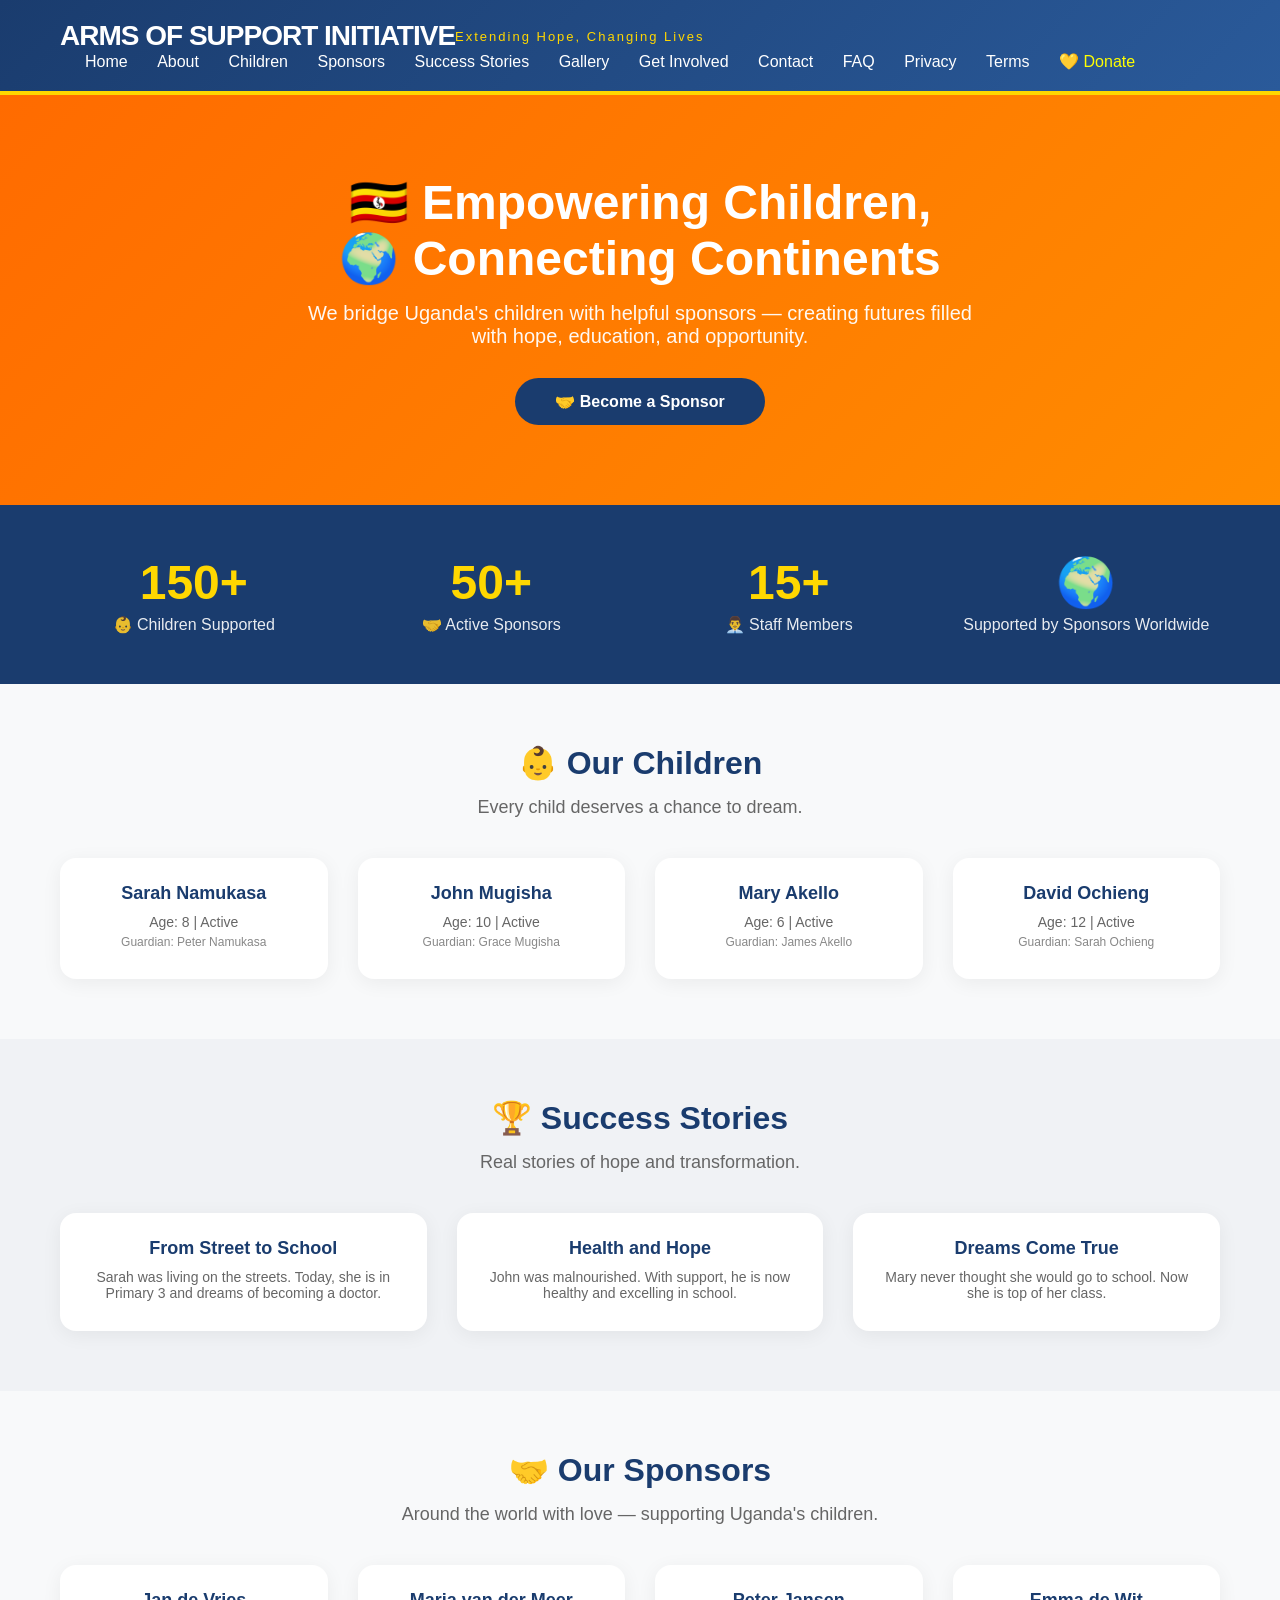
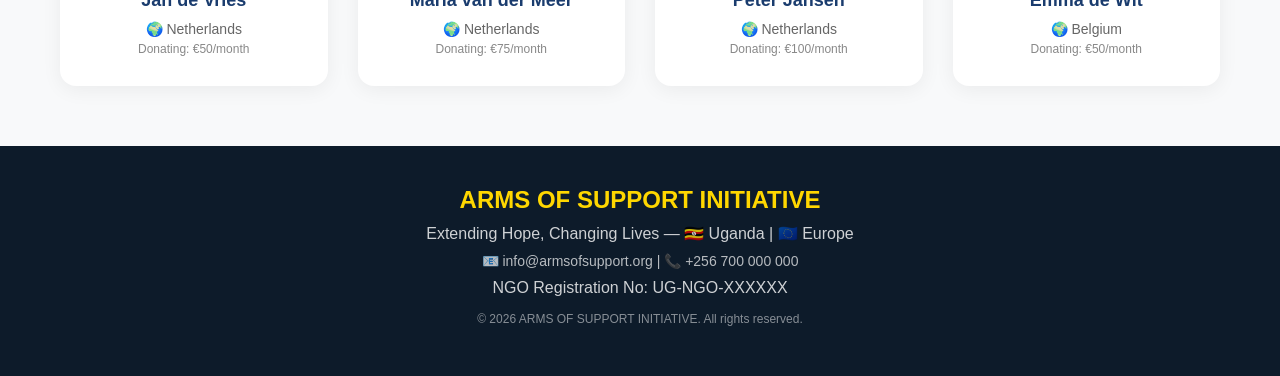
<file: index.html>
<!DOCTYPE html>
<html lang="en">
<head>
    <meta charset="UTF-8">
    <meta name="viewport" content="width=device-width, initial-scale=1.0">
    <meta name="description" content="Arms Of Support Initiative empowers vulnerable children in Uganda through education, health, and community support. Sponsor a child today.">
    <meta name="keywords" content="Uganda charity, sponsor a child, children education, NGO Uganda, Arms of Support Initiative">
    <meta name="author" content="Arms Of Support Initiative">
    <meta name="theme-color" content="#1a3c6e">



    <meta property="og:title" content="Arms Of Support Initiative - Extending Hope, Changing Lives">
    <meta property="og:description" content="Empowering vulnerable children in Uganda through education, health, and community support.">
    <meta property="og:image" content="images/logo.png">
    <meta property="og:type" content="website">
    <meta property="og:url" content="https://www.armsofsupport.org/">

    
    <meta name="twitter:card" content="summary_large_image">
    <meta name="twitter:title" content="Arms Of Support Initiative">
    <meta name="twitter:description" content="Empowering vulnerable children in Uganda through education, health, and community support.">
    <meta name="twitter:image" content="images/logo.png">

   
    <link rel="icon" href="images/favicon.ico" type="image/x-icon">

    <title>Arms Of Support Initiative - Extending Hope, Changing Lives</title>
    <link rel="stylesheet" href="css/style.css">
</head>
<body>


<header>
    <div class="container">
        <div class="logo">
            <h1>ARMS OF SUPPORT INITIATIVE</h1>
            <span>Extending Hope, Changing Lives</span>
        </div>
        <nav aria-label="Main navigation">
            <a href="index.html">Home</a>
            <a href="about.html">About</a>
            <a href="children.html">Children</a>
            <a href="sponsors.html">Sponsors</a>
            <a href="success-stories.html">Success Stories</a>
            <a href="gallery.html">Gallery</a>
            <a href="get-involved.html">Get Involved</a>
            <a href="contact.html">Contact</a>
            <a href="faq.html">FAQ</a>
            <a href="privacy.html">Privacy</a>
            <a href="terms.html">Terms</a>
            <a href="donate.html" style="color:yellow;">💛 Donate</a>
        </nav>
    </div>
</header>

<main>
<section class="hero">
    <div class="container">
        <h2>🇺🇬 Empowering Children,<br>🌍 Connecting Continents</h2>
        <p>We bridge Uganda's children with helpful sponsors — creating futures filled with hope, education, and opportunity.</p>
        <a href="#sponsors" class="btn">🤝 Become a Sponsor</a>
    </div>
</section>
</main>


<main>
<section class="stats">
    <div class="container">
        <div class="stat">
            <div class="number">150+</div>
            <div class="label">👶 Children Supported</div>
        </div>
        <div class="stat">
            <div class="number">50+</div>
            <div class="label">🤝 Active Sponsors</div>
        </div>
        <div class="stat">
            <div class="number">15+</div>
            <div class="label">👨‍💼 Staff Members</div>
        </div>
        <div class="stat">
            <div class="number">🌍</div>
            <div class="label">Supported by Sponsors Worldwide</div>
        </div>
    </div>
</section>
</main>

<main>
<section class="section" id="children">
    <div class="container">
        <h2>👶 Our Children</h2>
        <p class="subtitle">Every child deserves a chance to dream.</p>
        <div class="grid">
            <div class="card">
                <h3>Sarah Namukasa</h3>
                <p>Age: 8 | Active</p>
                <p class="small">Guardian: Peter Namukasa</p>
            </div>
            <div class="card">
                <h3>John Mugisha</h3>
                <p>Age: 10 | Active</p>
                <p class="small">Guardian: Grace Mugisha</p>
            </div>
            <div class="card">
                <h3>Mary Akello</h3>
                <p>Age: 6 | Active</p>
                <p class="small">Guardian: James Akello</p>
            </div>
            <div class="card">
                <h3>David Ochieng</h3>
                <p>Age: 12 | Active</p>
                <p class="small">Guardian: Sarah Ochieng</p>
            </div>
        </div>
    </div>
</section>
</main>

<main>
<section class="section alt-bg">
    <div class="container">
        <h2>🏆 Success Stories</h2>
        <p class="subtitle">Real stories of hope and transformation.</p>
        <div class="grid">
            <div class="card">
                <h3>From Street to School</h3>
                <p>Sarah was living on the streets. Today, she is in Primary 3 and dreams of becoming a doctor.</p>
            </div>
            <div class="card">
                <h3>Health and Hope</h3>
                <p>John was malnourished. With support, he is now healthy and excelling in school.</p>
            </div>
            <div class="card">
                <h3>Dreams Come True</h3>
                <p>Mary never thought she would go to school. Now she is top of her class.</p>
            </div>
        </div>
    </div>
</section>
</main>

<main>
<section class="section" id="sponsors">
    <div class="container">
        <h2>🤝 Our Sponsors</h2>
        <p class="subtitle">Around the world with love — supporting Uganda's children.</p>
        <div class="grid">
            <div class="card">
                <h3>Jan de Vries</h3>
                <p>🌍 Netherlands</p>
                <p class="small">Donating: €50/month</p>
            </div>
            <div class="card">
                <h3>Maria van der Meer</h3>
                <p>🌍 Netherlands</p>
                <p class="small">Donating: €75/month</p>
            </div>
            <div class="card">
                <h3>Peter Jansen</h3>
                <p>🌍 Netherlands</p>
                <p class="small">Donating: €100/month</p>
            </div>
            <div class="card">
                <h3>Emma de Wit</h3>
                <p>🌍 Belgium</p>
                <p class="small">Donating: €50/month</p>
            </div>
        </div>
    </div>
</section>
</main>


<footer>
    <div class="container">
        <h3>ARMS OF SUPPORT INITIATIVE</h3>
        <p>Extending Hope, Changing Lives — 🇺🇬 Uganda | 🇪🇺 Europe</p>
        <p class="contact-info">📧 info@armsofsupport.org | 📞 +256 700 000 000</p>
        <p class="small">NGO Registration No: UG-NGO-XXXXXX</p>
        <p class="copyright">© 2026 ARMS OF SUPPORT INITIATIVE. All rights reserved.</p>
    </div>
</footer>

     <script src="js/cms-loader.js"></script>

</body>
</html>
</file>
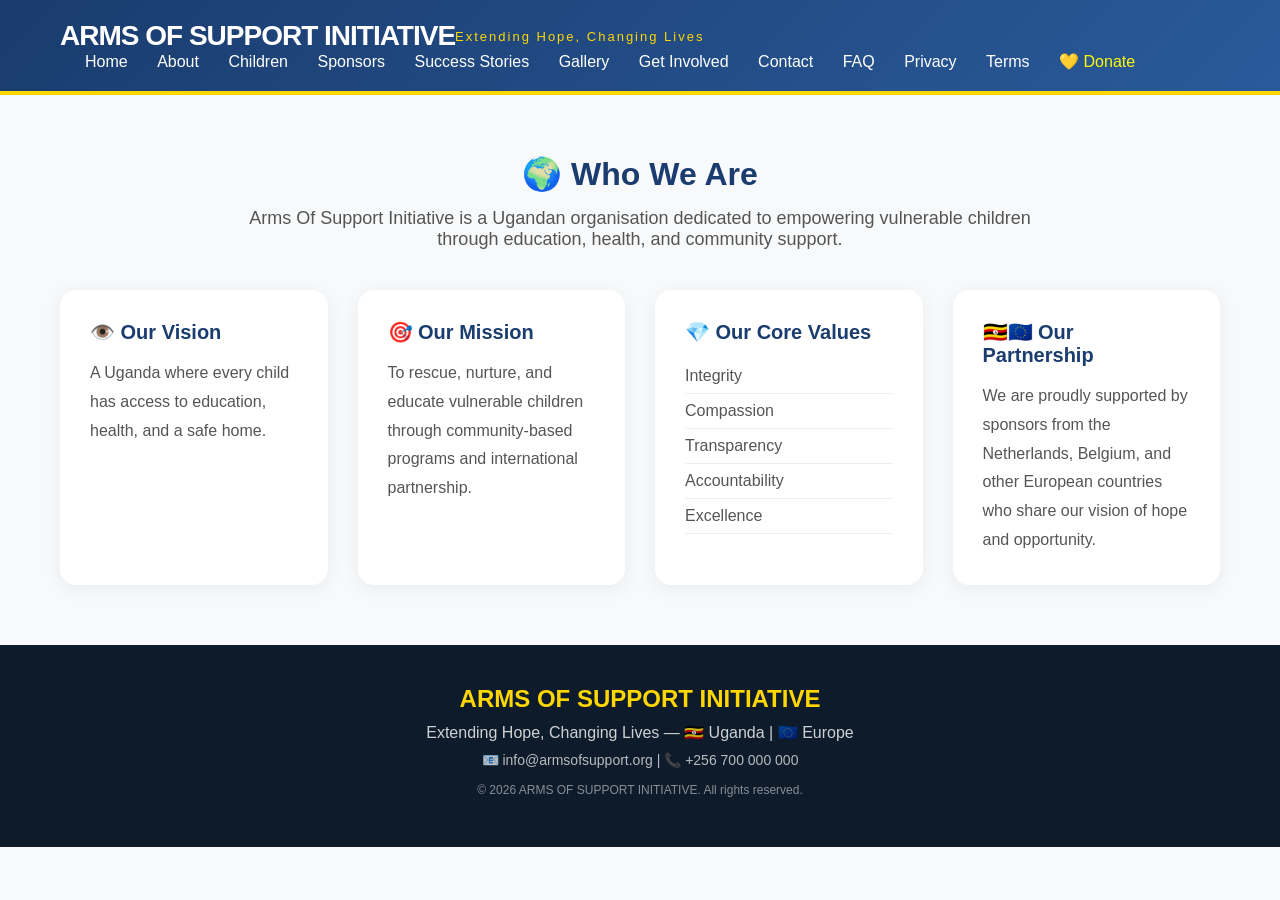
<file: about.html>
<!DOCTYPE html>
<html lang="en">
<head>
    <meta charset="UTF-8">
    <meta name="viewport" content="width=device-width, initial-scale=1.0">
    <meta name="description" content="Arms Of Support Initiative empowers vulnerable children in Uganda through education, health, and community support. Sponsor a child today.">
    <meta name="keywords" content="Uganda charity, sponsor a child, children education, NGO Uganda, Arms of Support Initiative">
    <meta name="author" content="Arms Of Support Initiative">
    <meta name="theme-color" content="#1a3c6e">

    
    <meta property="og:title" content="Arms Of Support Initiative - Extending Hope, Changing Lives">
    <meta property="og:description" content="Empowering vulnerable children in Uganda through education, health, and community support.">
    <meta property="og:image" content="images/logo.png">
    <meta property="og:type" content="website">
    <meta property="og:url" content="https://www.armsofsupport.org/">

    
    <meta name="twitter:card" content="summary_large_image">
    <meta name="twitter:title" content="Arms Of Support Initiative">
    <meta name="twitter:description" content="Empowering vulnerable children in Uganda through education, health, and community support.">
    <meta name="twitter:image" content="images/logo.png">

    
    <link rel="icon" href="images/favicon.ico" type="image/x-icon">

    <title>Arms Of Support Initiative - Extending Hope, Changing Lives</title>
    <link rel="stylesheet" href="css/style.css">
</head>
<body>

<header>
    <div class="container">
        <div class="logo">
            <h1>ARMS OF SUPPORT INITIATIVE</h1>
            <span>Extending Hope, Changing Lives</span>
        </div>
        <nav aria-label="Main navigation">
    <a href="index.html">Home</a>
    <a href="about.html">About</a>
    <a href="children.html">Children</a>
    <a href="sponsors.html">Sponsors</a>
    <a href="success-stories.html">Success Stories</a>
    <a href="gallery.html">Gallery</a>
    <a href="get-involved.html">Get Involved</a>
    <a href="contact.html">Contact</a>
    <a href="faq.html">FAQ</a>
    <a href="privacy.html">Privacy</a>
    <a href="terms.html">Terms</a>
    <a href="donate.html" style="color:yellow;">💛 Donate</a>
</nav>
    </div>
</header>
<main>
<section class="section">
    <div class="container">
        <h2>🌍 Who We Are</h2>
        <p style="max-width:800px; margin:0 auto 40px; text-align:center; font-size:18px; color:#555;">
            Arms Of Support Initiative is a Ugandan organisation dedicated to empowering vulnerable children through education, health, and community support.
        </p>

        <div class="about-grid">
            <div class="about-box">
                <h3>👁️ Our Vision</h3>
                <p>A Uganda where every child has access to education, health, and a safe home.</p>
            </div>
            <div class="about-box">
                <h3>🎯 Our Mission</h3>
                <p>To rescue, nurture, and educate vulnerable children through community-based programs and international partnership.</p>
            </div>
            <div class="about-box">
                <h3>💎 Our Core Values</h3>
                <ul>
                    <li>Integrity</li>
                    <li>Compassion</li>
                    <li>Transparency</li>
                    <li>Accountability</li>
                    <li>Excellence</li>
                </ul>
            </div>
            <div class="about-box">
                <h3>🇺🇬🇪🇺 Our Partnership</h3>
                <p>We are proudly supported by sponsors from the Netherlands, Belgium, and other European countries who share our vision of hope and opportunity.</p>
            </div>
        </div>
    </div>
</section>
</main>

<footer>
    <div class="container">
        <h3>ARMS OF SUPPORT INITIATIVE</h3>
        <p>Extending Hope, Changing Lives — 🇺🇬 Uganda | 🇪🇺 Europe</p>
        <p class="contact-info">📧 info@armsofsupport.org | 📞 +256 700 000 000</p>
        <p class="copyright">© 2026 ARMS OF SUPPORT INITIATIVE. All rights reserved.</p>
    </div>
</footer>

<script src="js/cms-loader.js"></script>
    
</body>
</html>
</file>
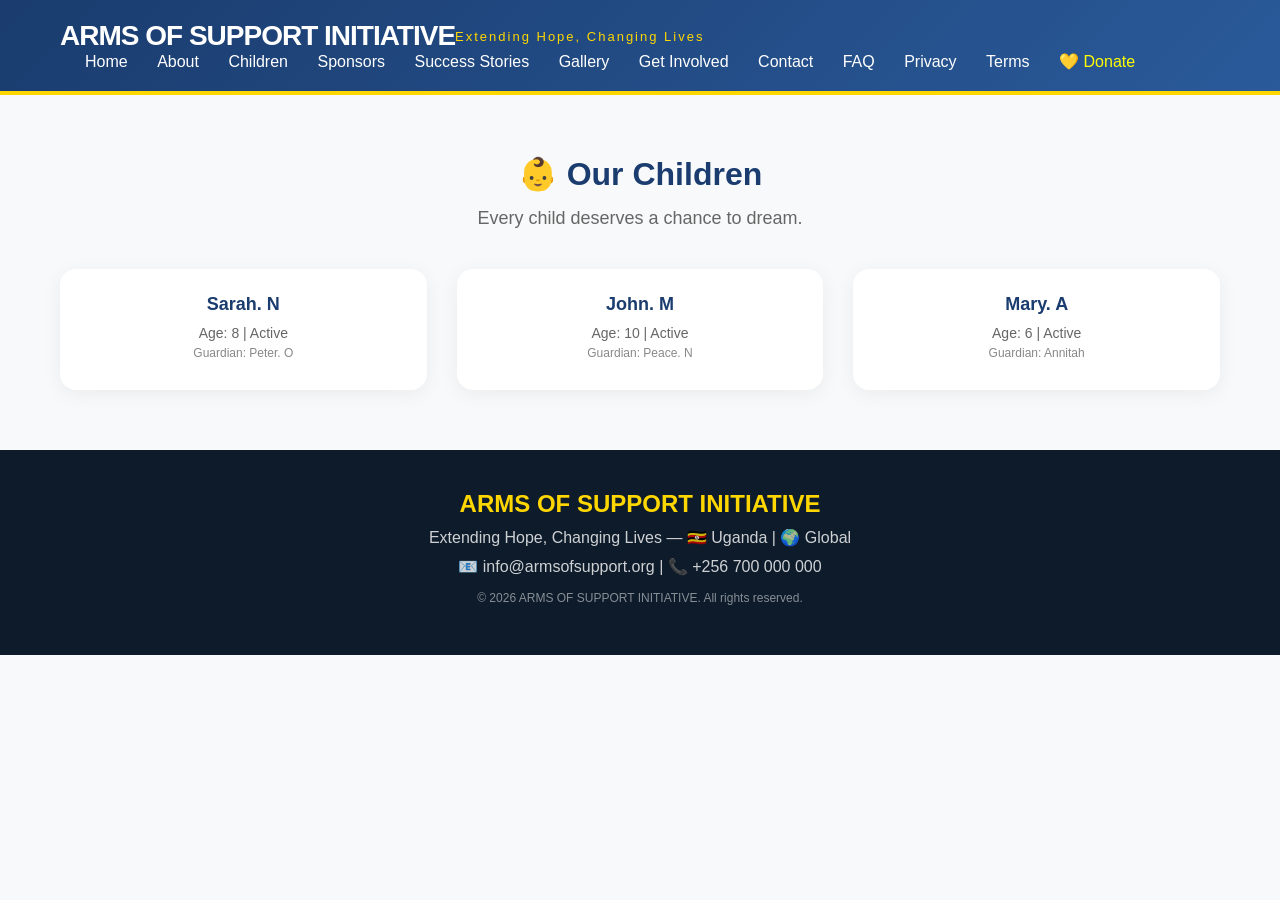
<file: children.html>
<!DOCTYPE html>
<html lang="en">
<head>
    <meta charset="UTF-8">
    <meta name="viewport" content="width=device-width, initial-scale=1.0">
    <meta name="description" content="Arms Of Support Initiative empowers vulnerable children in Uganda through education, health, and community support. Sponsor a child today.">
    <meta name="keywords" content="Uganda charity, sponsor a child, children education, NGO Uganda, Arms of Support Initiative">
    <meta name="author" content="Arms Of Support Initiative">
    <meta name="theme-color" content="#1a3c6e">

    
    <meta property="og:title" content="Arms Of Support Initiative - Extending Hope, Changing Lives">
    <meta property="og:description" content="Empowering vulnerable children in Uganda through education, health, and community support.">
    <meta property="og:image" content="images/logo.png">
    <meta property="og:type" content="website">
    <meta property="og:url" content="https://www.armsofsupport.org/">

    
    <meta name="twitter:card" content="summary_large_image">
    <meta name="twitter:title" content="Arms Of Support Initiative">
    <meta name="twitter:description" content="Empowering vulnerable children in Uganda through education, health, and community support.">
    <meta name="twitter:image" content="images/logo.png">

    
    <link rel="icon" href="images/favicon.ico" type="image/x-icon">

    <title>Arms Of Support Initiative - Extending Hope, Changing Lives</title>
    <link rel="stylesheet" href="css/style.css">
</head>
<body>

<header>
    <div class="container">
        <div class="logo">
            <h1>ARMS OF SUPPORT INITIATIVE</h1>
            <span>Extending Hope, Changing Lives</span>
        </div>
        <nav aria-label="Main navigation">
    <a href="index.html">Home</a>
    <a href="about.html">About</a>
    <a href="children.html">Children</a>
    <a href="sponsors.html">Sponsors</a>
    <a href="success-stories.html">Success Stories</a>
    <a href="gallery.html">Gallery</a>
    <a href="get-involved.html">Get Involved</a>
    <a href="contact.html">Contact</a>
    <a href="faq.html">FAQ</a>
    <a href="privacy.html">Privacy</a>
    <a href="terms.html">Terms</a>
    <a href="donate.html" style="color:yellow;">💛 Donate</a>
</nav>
    </div>
</header>

<main>
<section class="section">
    <div class="container">
        <h2>👶 Our Children</h2>
        <p class="subtitle">Every child deserves a chance to dream.</p>
        <div class="grid">
            <div class="card">
                <h3>Sarah. N</h3>
                <p>Age: 8 | Active</p>
                <p class="small">Guardian: Peter. O</p>
            </div>
            <div class="card">
                <h3>John. M</h3>
                <p>Age: 10 | Active</p>
                <p class="small">Guardian: Peace. N</p>
            </div>
            <div class="card">
                <h3>Mary. A</h3>
                <p>Age: 6 | Active</p>
                <p class="small">Guardian: Annitah</p>
            </div>
        </div>
    </div>
</section>
</main>

<footer>
    <div class="container">
        <h3>ARMS OF SUPPORT INITIATIVE</h3>
        <p>Extending Hope, Changing Lives — 🇺🇬 Uganda | 🌍 Global</p>
        <p class="small">📧 info@armsofsupport.org | 📞 +256 700 000 000</p>
        <p class="copyright">© 2026 ARMS OF SUPPORT INITIATIVE. All rights reserved.</p>
    </div>
</footer>

    <script src="js/cms-loader.js"></script>
</body>
</html>
</file>
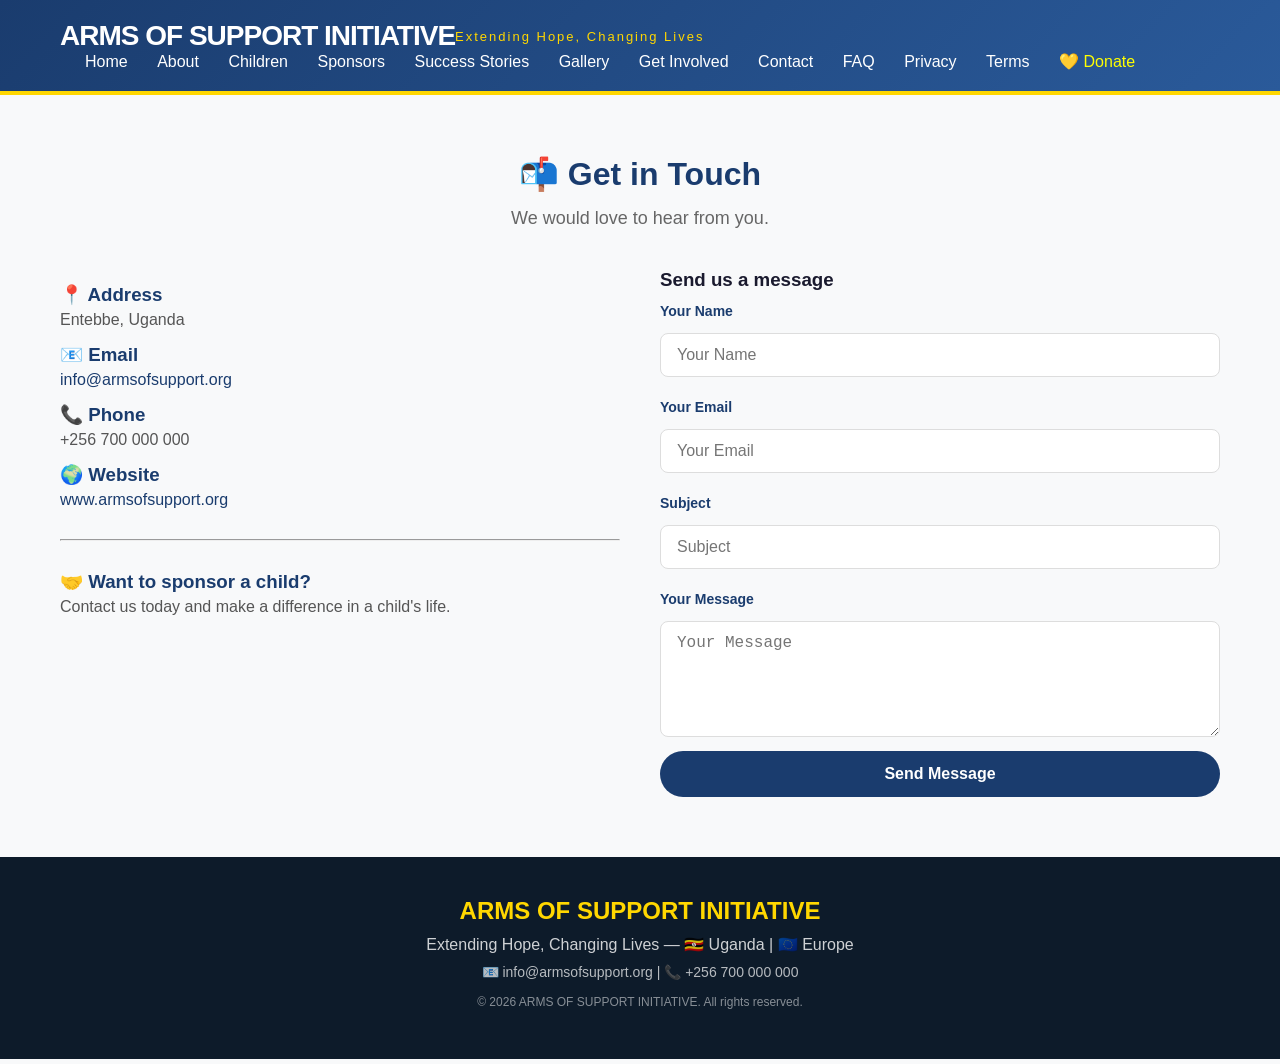
<file: contact.html>
<!DOCTYPE html>
<html lang="en">
<head>
    <meta charset="UTF-8">
    <meta name="viewport" content="width=device-width, initial-scale=1.0">
    <meta name="description" content="Arms Of Support Initiative empowers vulnerable children in Uganda through education, health, and community support. Sponsor a child today.">
    <meta name="keywords" content="Uganda charity, sponsor a child, children education, NGO Uganda, Arms of Support Initiative">
    <meta name="author" content="Arms Of Support Initiative">
    <meta name="theme-color" content="#1a3c6e">

    
    <meta property="og:title" content="Arms Of Support Initiative - Extending Hope, Changing Lives">
    <meta property="og:description" content="Empowering vulnerable children in Uganda through education, health, and community support.">
    <meta property="og:image" content="images/logo.png">
    <meta property="og:type" content="website">
    <meta property="og:url" content="https://www.armsofsupport.org/">

    
    <meta name="twitter:card" content="summary_large_image">
    <meta name="twitter:title" content="Arms Of Support Initiative">
    <meta name="twitter:description" content="Empowering vulnerable children in Uganda through education, health, and community support.">
    <meta name="twitter:image" content="images/logo.png">

    
    <link rel="icon" href="images/favicon.ico" type="image/x-icon">

    <title>Arms Of Support Initiative - Extending Hope, Changing Lives</title>
    <link rel="stylesheet" href="css/style.css">
</head>
<body>

<header>
    <div class="container">
        <div class="logo">
            <h1>ARMS OF SUPPORT INITIATIVE</h1>
            <span>Extending Hope, Changing Lives</span>
        </div>
        <nav aria-label="Main navigation">
    <a href="index.html">Home</a>
    <a href="about.html">About</a>
    <a href="children.html">Children</a>
    <a href="sponsors.html">Sponsors</a>
    <a href="success-stories.html">Success Stories</a>
    <a href="gallery.html">Gallery</a>
    <a href="get-involved.html">Get Involved</a>
    <a href="contact.html">Contact</a>
    <a href="faq.html">FAQ</a>
    <a href="privacy.html">Privacy</a>
    <a href="terms.html">Terms</a>
    <a href="donate.html" style="color:yellow;">💛 Donate</a>
</nav>
    </div>
</header>

<main>
<section class="section">
    <div class="container">
        <h2>📬 Get in Touch</h2>
        <p class="subtitle">We would love to hear from you.</p>

        <div class="contact-grid">
            <div class="contact-details">
                <h3>📍 Address</h3>
                <p>Entebbe, Uganda</p>

                <h3>📧 Email</h3>
                <p><a href="mailto:info@armsofsupport.org">info@armsofsupport.org</a></p>

                <h3>📞 Phone</h3>
                <p>+256 700 000 000</p>

                <h3>🌍 Website</h3>
                <p><a href="https://www.armsofsupport.org" target="_blank" rel="noopener">www.armsofsupport.org</a></p>

                <hr style="margin:30px 0;">

                <h3>🤝 Want to sponsor a child?</h3>
                <p>Contact us today and make a difference in a child's life.</p>
            </div>

            <div class="contact-form">
                <h3>Send us a message</h3>
                <form action="https://formspree.io/f/YOUR_FORM_ID" method="POST">
                <label for="name">Your Name</label>
                <input type="text" id="name" name="name" placeholder="Your Name" required>

                <label for="email">Your Email</label>
                <input type="email" id="email" name="email" placeholder="Your Email" required>

                <label for="subject">Subject</label>
                <input type="text" id="subject" name="subject" placeholder="Subject">

                <label for="message">Your Message</label>
                <textarea id="message" name="message" rows="5" placeholder="Your Message" required></textarea>

      
               <div class="cf-turnstile" data-sitekey="YOUR_SITE_KEY"></div>
               <script src="https://challenges.cloudflare.com/turnstile/v0/api.js" async defer></script>


                <button type="submit" class="btn">Send Message</button>
            </form>
            </div>
        </div>
    </div>
</section>
</main>

<footer>
    <div class="container">
        <h3>ARMS OF SUPPORT INITIATIVE</h3>
        <p>Extending Hope, Changing Lives — 🇺🇬 Uganda | 🇪🇺 Europe</p>
        <p class="contact-info">📧 info@armsofsupport.org | 📞 +256 700 000 000</p>
        <p class="copyright">© 2026 ARMS OF SUPPORT INITIATIVE. All rights reserved.</p>
    </div>
</footer>

    <script src="js/cms-loader.js"></script>
</body>
</html>
</file>
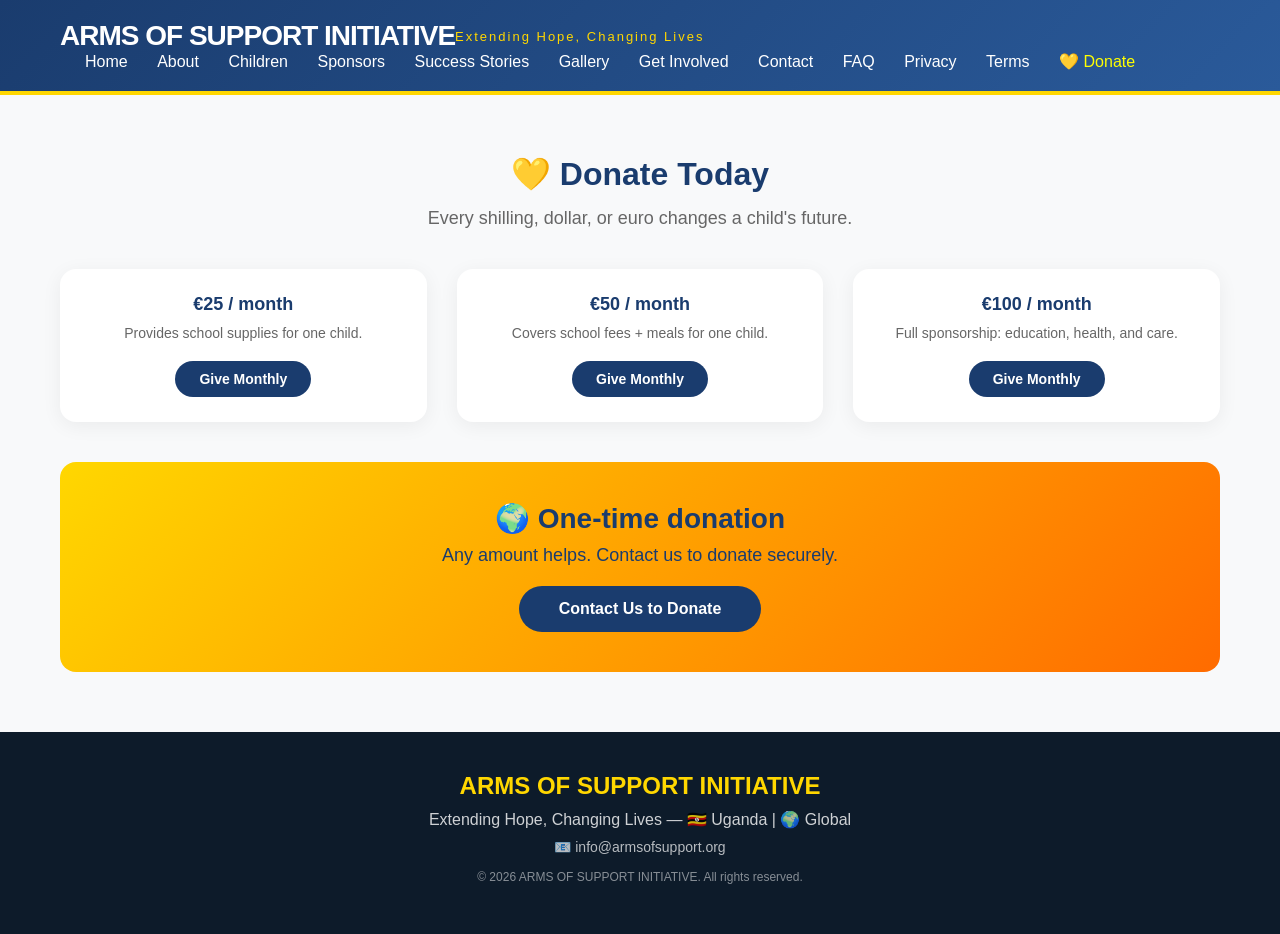
<file: donate.html>
<!DOCTYPE html>
<html lang="en">
<head>
    <meta charset="UTF-8">
    <meta name="viewport" content="width=device-width, initial-scale=1.0">
    <meta name="description" content="Donate to Arms Of Support Initiative and change a child's life in Uganda.">
    <title>Donate - Arms Of Support Initiative</title>
    <link rel="stylesheet" href="css/style.css">
    <link rel="icon" href="images/favicon.ico">
</head>
<body>
<a href="#main-content" class="skip-link">Skip to main content</a>

<header>
    <div class="container">
        <div class="logo">
            <h1>ARMS OF SUPPORT INITIATIVE</h1>
            <span>Extending Hope, Changing Lives</span>
        </div>
        <nav aria-label="Main navigation">
            <a href="index.html">Home</a>
            <a href="about.html">About</a>
            <a href="children.html">Children</a>
            <a href="sponsors.html">Sponsors</a>
            <a href="success-stories.html">Success Stories</a>
            <a href="gallery.html">Gallery</a>
            <a href="get-involved.html">Get Involved</a>
            <a href="contact.html">Contact</a>
            <a href="faq.html">FAQ</a>
            <a href="privacy.html">Privacy</a>
            <a href="terms.html">Terms</a>
            <a href="donate.html" style="color:yellow;">💛 Donate</a>
        </nav>
    </div>
</header>

<main id="main-content">
<section class="section">
    <div class="container">
        <h2>💛 Donate Today</h2>
        <p class="subtitle">Every shilling, dollar, or euro changes a child's future.</p>

        <div class="grid">
            <div class="card">
                <h3>€25 / month</h3>
                <p>Provides school supplies for one child.</p>
                <a href="contact.html" class="btn-sm">Give Monthly</a>
            </div>
            <div class="card">
                <h3>€50 / month</h3>
                <p>Covers school fees + meals for one child.</p>
                <a href="contact.html" class="btn-sm">Give Monthly</a>
            </div>
            <div class="card">
                <h3>€100 / month</h3>
                <p>Full sponsorship: education, health, and care.</p>
                <a href="contact.html" class="btn-sm">Give Monthly</a>
            </div>
        </div>

        <div class="cta-box" style="margin-top:40px;">
            <h3>🌍 One-time donation</h3>
            <p>Any amount helps. Contact us to donate securely.</p>
            <a href="contact.html" class="btn">Contact Us to Donate</a>
        </div>
    </div>
</section>
</main>

<footer>
    <div class="container">
        <h3>ARMS OF SUPPORT INITIATIVE</h3>
        <p>Extending Hope, Changing Lives — 🇺🇬 Uganda | 🌍 Global</p>
        <p class="contact-info">📧 info@armsofsupport.org</p>
        <p class="copyright">© 2026 ARMS OF SUPPORT INITIATIVE. All rights reserved.</p>
    </div>
</footer>

    <script src="js/cms-loader.js"></script>
</body>
</html>
</file>
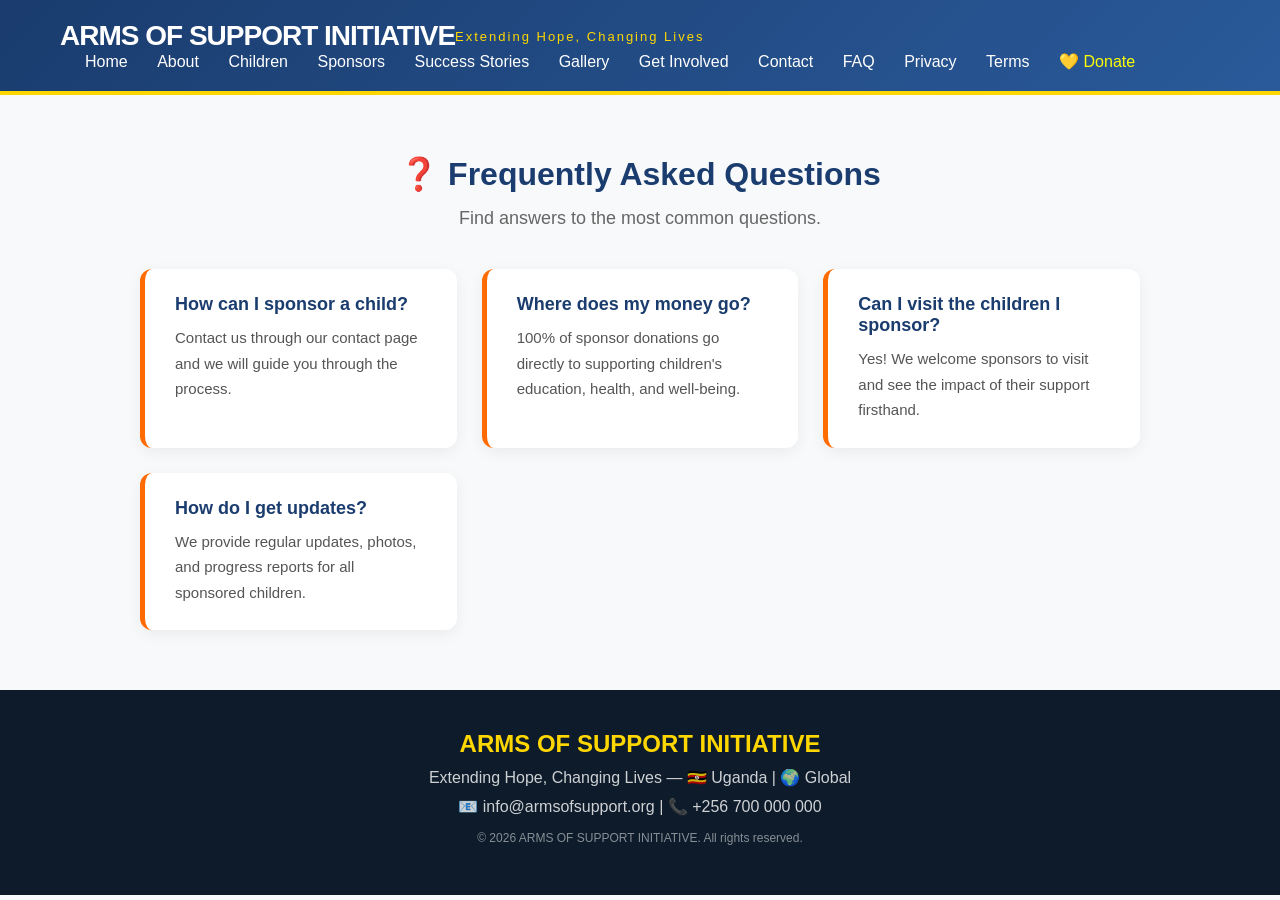
<file: faq.html>
<!DOCTYPE html>
<html lang="en">
<head>
    <meta charset="UTF-8">
    <meta name="viewport" content="width=device-width, initial-scale=1.0">
    <meta name="description" content="Arms Of Support Initiative empowers vulnerable children in Uganda through education, health, and community support. Sponsor a child today.">
    <meta name="keywords" content="Uganda charity, sponsor a child, children education, NGO Uganda, Arms of Support Initiative">
    <meta name="author" content="Arms Of Support Initiative">
    <meta name="theme-color" content="#1a3c6e">

    
    <meta property="og:title" content="Arms Of Support Initiative - Extending Hope, Changing Lives">
    <meta property="og:description" content="Empowering vulnerable children in Uganda through education, health, and community support.">
    <meta property="og:image" content="images/logo.png">
    <meta property="og:type" content="website">
    <meta property="og:url" content="https://www.armsofsupport.org/">

    
    <meta name="twitter:card" content="summary_large_image">
    <meta name="twitter:title" content="Arms Of Support Initiative">
    <meta name="twitter:description" content="Empowering vulnerable children in Uganda through education, health, and community support.">
    <meta name="twitter:image" content="images/logo.png">

    
    <link rel="icon" href="images/favicon.ico" type="image/x-icon">

    <title>Arms Of Support Initiative - Extending Hope, Changing Lives</title>
    <link rel="stylesheet" href="css/style.css">
</head>
<body>

<header>
    <div class="container">
        <div class="logo">
            <h1>ARMS OF SUPPORT INITIATIVE</h1>
            <span>Extending Hope, Changing Lives</span>
        </div>
       <nav aria-label="Main navigation">
    <a href="index.html">Home</a>
    <a href="about.html">About</a>
    <a href="children.html">Children</a>
    <a href="sponsors.html">Sponsors</a>
    <a href="success-stories.html">Success Stories</a>
    <a href="gallery.html">Gallery</a>
    <a href="get-involved.html">Get Involved</a>
    <a href="contact.html">Contact</a>
    <a href="faq.html">FAQ</a>
    <a href="privacy.html">Privacy</a>
    <a href="terms.html">Terms</a>
    <a href="donate.html" style="color:yellow;">💛 Donate</a>
</nav>
    </div>
</header>

<main>
<section class="section">
    <div class="container">
        <h2>❓ Frequently Asked Questions</h2>
        <p class="subtitle">Find answers to the most common questions.</p>

        <div class="faq-grid">
            <div class="faq-item">
                <h3>How can I sponsor a child?</h3>
                <p>Contact us through our contact page and we will guide you through the process.</p>
            </div>
            <div class="faq-item">
                <h3>Where does my money go?</h3>
                <p>100% of sponsor donations go directly to supporting children's education, health, and well-being.</p>
            </div>
            <div class="faq-item">
                <h3>Can I visit the children I sponsor?</h3>
                <p>Yes! We welcome sponsors to visit and see the impact of their support firsthand.</p>
            </div>
            <div class="faq-item">
                <h3>How do I get updates?</h3>
                <p>We provide regular updates, photos, and progress reports for all sponsored children.</p>
            </div>
        </div>
    </div>
</section>
</main>

<footer>
    <div class="container">
        <h3>ARMS OF SUPPORT INITIATIVE</h3>
        <p>Extending Hope, Changing Lives — 🇺🇬 Uganda | 🌍 Global</p>
        <p class="small">📧 info@armsofsupport.org | 📞 +256 700 000 000</p>
        <p class="copyright">© 2026 ARMS OF SUPPORT INITIATIVE. All rights reserved.</p>
    </div>
</footer>

    <script src="js/cms-loader.js"></script>
</body>
</html>
</file>
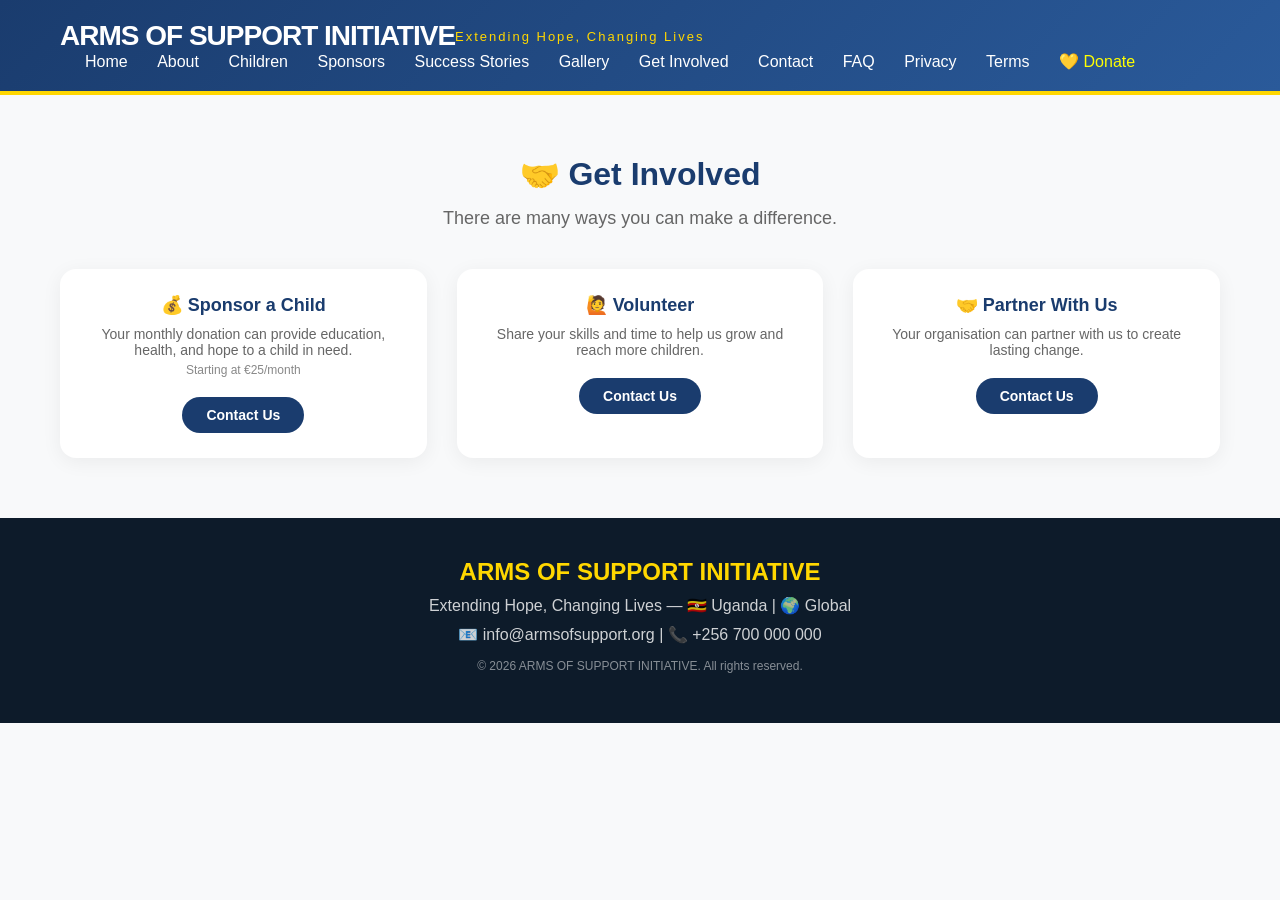
<file: get-involved.html>
<!DOCTYPE html>
<html lang="en">
<head>
    <meta charset="UTF-8">
    <meta name="viewport" content="width=device-width, initial-scale=1.0">
    <meta name="description" content="Arms Of Support Initiative empowers vulnerable children in Uganda through education, health, and community support. Sponsor a child today.">
    <meta name="keywords" content="Uganda charity, sponsor a child, children education, NGO Uganda, Arms of Support Initiative">
    <meta name="author" content="Arms Of Support Initiative">
    <meta name="theme-color" content="#1a3c6e">

    
    <meta property="og:title" content="Arms Of Support Initiative - Extending Hope, Changing Lives">
    <meta property="og:description" content="Empowering vulnerable children in Uganda through education, health, and community support.">
    <meta property="og:image" content="images/logo.png">
    <meta property="og:type" content="website">
    <meta property="og:url" content="https://www.armsofsupport.org/">

    
    <meta name="twitter:card" content="summary_large_image">
    <meta name="twitter:title" content="Arms Of Support Initiative">
    <meta name="twitter:description" content="Empowering vulnerable children in Uganda through education, health, and community support.">
    <meta name="twitter:image" content="images/logo.png">

    
    <link rel="icon" href="images/favicon.ico" type="image/x-icon">

    <title>Arms Of Support Initiative - Extending Hope, Changing Lives</title>
    <link rel="stylesheet" href="css/style.css">
</head>
<body>

<header>
    <div class="container">
        <div class="logo">
            <h1>ARMS OF SUPPORT INITIATIVE</h1>
            <span>Extending Hope, Changing Lives</span>
        </div>
        <nav aria-label="Main navigation">
    <a href="index.html">Home</a>
    <a href="about.html">About</a>
    <a href="children.html">Children</a>
    <a href="sponsors.html">Sponsors</a>
    <a href="success-stories.html">Success Stories</a>
    <a href="gallery.html">Gallery</a>
    <a href="get-involved.html">Get Involved</a>
    <a href="contact.html">Contact</a>
    <a href="faq.html">FAQ</a>
    <a href="privacy.html">Privacy</a>
    <a href="terms.html">Terms</a>
    <a href="donate.html" style="color:yellow;">💛 Donate</a>
</nav>
    </div>
</header>

<main>
<section class="section">
    <div class="container">
        <h2>🤝 Get Involved</h2>
        <p class="subtitle">There are many ways you can make a difference.</p>

        <div class="grid">
            <div class="card">
                <h3>💰 Sponsor a Child</h3>
                <p>Your monthly donation can provide education, health, and hope to a child in need.</p>
                <p class="small">Starting at €25/month</p>
                <a href="contact.html" class="btn-sm">Contact Us</a>
            </div>
            <div class="card">
                <h3>🙋 Volunteer</h3>
                <p>Share your skills and time to help us grow and reach more children.</p>
                <a href="contact.html" class="btn-sm">Contact Us</a>
            </div>
            <div class="card">
                <h3>🤝 Partner With Us</h3>
                <p>Your organisation can partner with us to create lasting change.</p>
                <a href="contact.html" class="btn-sm">Contact Us</a>
            </div>
        </div>
    </div>
</section>
</main>

<footer>
    <div class="container">
        <h3>ARMS OF SUPPORT INITIATIVE</h3>
        <p>Extending Hope, Changing Lives — 🇺🇬 Uganda | 🌍 Global</p>
        <p class="small">📧 info@armsofsupport.org | 📞 +256 700 000 000</p>
        <p class="copyright">© 2026 ARMS OF SUPPORT INITIATIVE. All rights reserved.</p>
    </div>
</footer>

    <script src="js/cms-loader.js"></script>
</body>
</html>
</file>
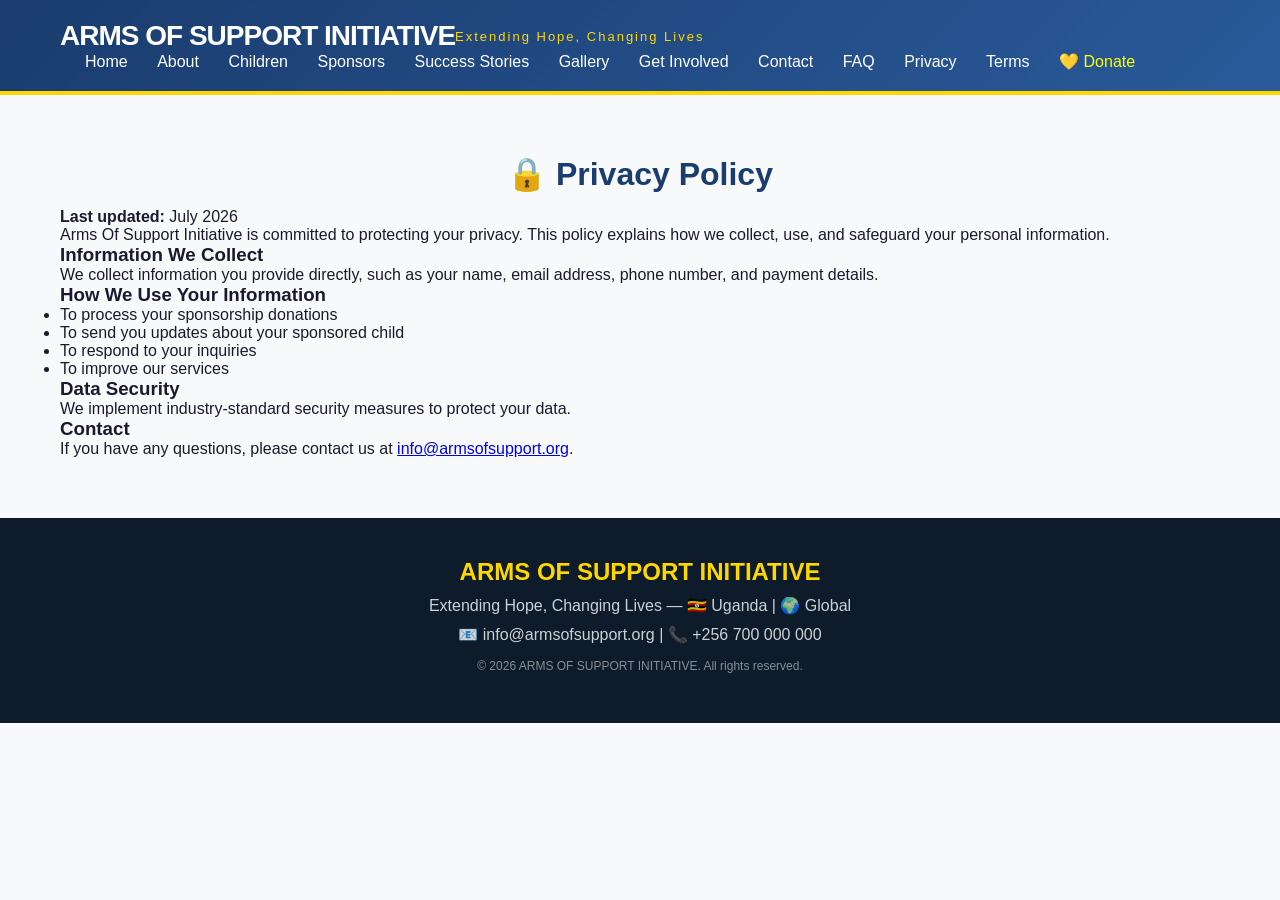
<file: privacy.html>
<!DOCTYPE html>
<html lang="en">
<head>
    <meta charset="UTF-8">
    <meta name="viewport" content="width=device-width, initial-scale=1.0">
    <meta name="description" content="Arms Of Support Initiative empowers vulnerable children in Uganda through education, health, and community support. Sponsor a child today.">
    <meta name="keywords" content="Uganda charity, sponsor a child, children education, NGO Uganda, Arms of Support Initiative">
    <meta name="author" content="Arms Of Support Initiative">
    <meta name="theme-color" content="#1a3c6e">

    
    <meta property="og:title" content="Arms Of Support Initiative - Extending Hope, Changing Lives">
    <meta property="og:description" content="Empowering vulnerable children in Uganda through education, health, and community support.">
    <meta property="og:image" content="images/logo.png">
    <meta property="og:type" content="website">
    <meta property="og:url" content="https://www.armsofsupport.org/">

    
    <meta name="twitter:card" content="summary_large_image">
    <meta name="twitter:title" content="Arms Of Support Initiative">
    <meta name="twitter:description" content="Empowering vulnerable children in Uganda through education, health, and community support.">
    <meta name="twitter:image" content="images/logo.png">

    
    <link rel="icon" href="images/favicon.ico" type="image/x-icon">

    <title>Arms Of Support Initiative - Extending Hope, Changing Lives</title>
    <link rel="stylesheet" href="css/style.css">
</head>
<body>

<header>
    <div class="container">
        <div class="logo">
            <h1>ARMS OF SUPPORT INITIATIVE</h1>
            <span>Extending Hope, Changing Lives</span>
        </div>
        <nav aria-label="Main navigation">
    <a href="index.html">Home</a>
    <a href="about.html">About</a>
    <a href="children.html">Children</a>
    <a href="sponsors.html">Sponsors</a>
    <a href="success-stories.html">Success Stories</a>
    <a href="gallery.html">Gallery</a>
    <a href="get-involved.html">Get Involved</a>
    <a href="contact.html">Contact</a>
    <a href="faq.html">FAQ</a>
    <a href="privacy.html">Privacy</a>
    <a href="terms.html">Terms</a>
    <a href="donate.html" style="color:yellow;">💛 Donate</a>
</nav>
    </div>
</header>

<main>
<section class="section">
    <div class="container">
        <h2>🔒 Privacy Policy</h2>
        <p><strong>Last updated:</strong> July 2026</p>
        <p>Arms Of Support Initiative is committed to protecting your privacy. This policy explains how we collect, use, and safeguard your personal information.</p>

        <h3>Information We Collect</h3>
        <p>We collect information you provide directly, such as your name, email address, phone number, and payment details.</p>

        <h3>How We Use Your Information</h3>
        <ul>
            <li>To process your sponsorship donations</li>
            <li>To send you updates about your sponsored child</li>
            <li>To respond to your inquiries</li>
            <li>To improve our services</li>
        </ul>

        <h3>Data Security</h3>
        <p>We implement industry-standard security measures to protect your data.</p>

        <h3>Contact</h3>
        <p>If you have any questions, please contact us at <a href="mailto:info@armsofsupport.org">info@armsofsupport.org</a>.</p>
    </div>
</section>
</main>

<footer>
    <div class="container">
        <h3>ARMS OF SUPPORT INITIATIVE</h3>
        <p>Extending Hope, Changing Lives — 🇺🇬 Uganda | 🌍 Global</p>
        <p class="small">📧 info@armsofsupport.org | 📞 +256 700 000 000</p>
        <p class="copyright">© 2026 ARMS OF SUPPORT INITIATIVE. All rights reserved.</p>
    </div>
</footer>

<script src="js/cms-loader.js"></script>
    
</body>
</html>
</file>
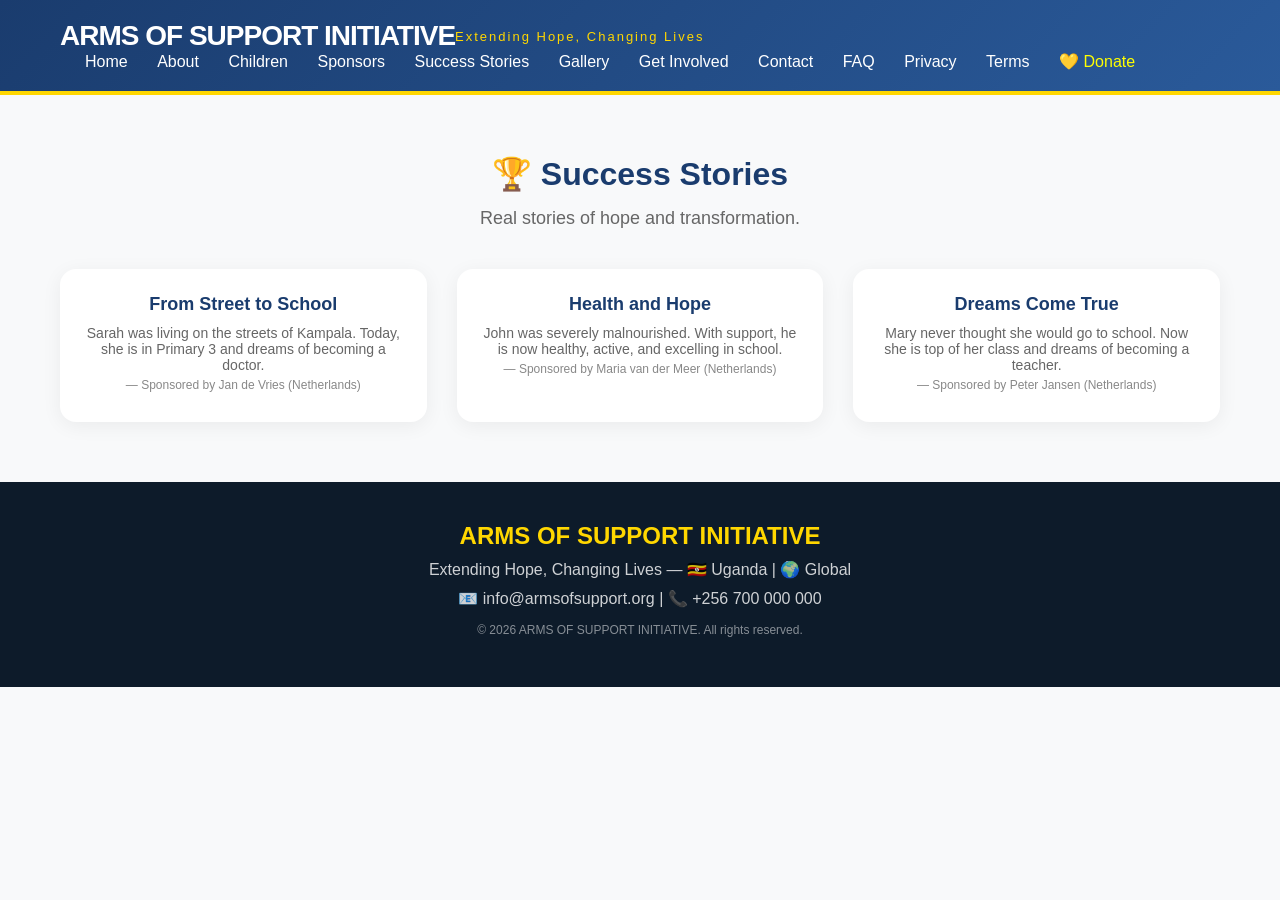
<file: success-stories.html>
<!DOCTYPE html>
<html lang="en">
<head>
    <meta charset="UTF-8">
    <meta name="viewport" content="width=device-width, initial-scale=1.0">
    <meta name="description" content="Arms Of Support Initiative empowers vulnerable children in Uganda through education, health, and community support. Sponsor a child today.">
    <meta name="keywords" content="Uganda charity, sponsor a child, children education, NGO Uganda, Arms of Support Initiative">
    <meta name="author" content="Arms Of Support Initiative">
    <meta name="theme-color" content="#1a3c6e">

    
    <meta property="og:title" content="Arms Of Support Initiative - Extending Hope, Changing Lives">
    <meta property="og:description" content="Empowering vulnerable children in Uganda through education, health, and community support.">
    <meta property="og:image" content="images/logo.png">
    <meta property="og:type" content="website">
    <meta property="og:url" content="https://www.armsofsupport.org/">

    
    <meta name="twitter:card" content="summary_large_image">
    <meta name="twitter:title" content="Arms Of Support Initiative">
    <meta name="twitter:description" content="Empowering vulnerable children in Uganda through education, health, and community support.">
    <meta name="twitter:image" content="images/logo.png">

    
    <link rel="icon" href="images/favicon.ico" type="image/x-icon">

    <title>Arms Of Support Initiative - Extending Hope, Changing Lives</title>
    <link rel="stylesheet" href="css/style.css">
</head>
<body>

<header>
    <div class="container">
        <div class="logo">
            <h1>ARMS OF SUPPORT INITIATIVE</h1>
            <span>Extending Hope, Changing Lives</span>
        </div>
        <nav aria-label="Main navigation">
    <a href="index.html">Home</a>
    <a href="about.html">About</a>
    <a href="children.html">Children</a>
    <a href="sponsors.html">Sponsors</a>
    <a href="success-stories.html">Success Stories</a>
    <a href="gallery.html">Gallery</a>
    <a href="get-involved.html">Get Involved</a>
    <a href="contact.html">Contact</a>
    <a href="faq.html">FAQ</a>
    <a href="privacy.html">Privacy</a>
    <a href="terms.html">Terms</a>
    <a href="donate.html" style="color:yellow;">💛 Donate</a>
</nav>
    </div>
</header>

<main>
<section class="section">
    <div class="container">
        <h2>🏆 Success Stories</h2>
        <p class="subtitle">Real stories of hope and transformation.</p>
        <div class="grid">
            <div class="card">
                <h3>From Street to School</h3>
                <p>Sarah was living on the streets of Kampala. Today, she is in Primary 3 and dreams of becoming a doctor.</p>
                <p class="small">— Sponsored by Jan de Vries (Netherlands)</p>
            </div>
            <div class="card">
                <h3>Health and Hope</h3>
                <p>John was severely malnourished. With support, he is now healthy, active, and excelling in school.</p>
                <p class="small">— Sponsored by Maria van der Meer (Netherlands)</p>
            </div>
            <div class="card">
                <h3>Dreams Come True</h3>
                <p>Mary never thought she would go to school. Now she is top of her class and dreams of becoming a teacher.</p>
                <p class="small">— Sponsored by Peter Jansen (Netherlands)</p>
            </div>
        </div>
    </div>
</section>
</main>


<footer>
    <div class="container">
        <h3>ARMS OF SUPPORT INITIATIVE</h3>
        <p>Extending Hope, Changing Lives — 🇺🇬 Uganda | 🌍 Global</p>
        <p class="small">📧 info@armsofsupport.org | 📞 +256 700 000 000</p>
        <p class="copyright">© 2026 ARMS OF SUPPORT INITIATIVE. All rights reserved.</p>
    </div>
</footer>

    <script src="js/cms-loader.js"></script>
    
</body>
</html>
</file>
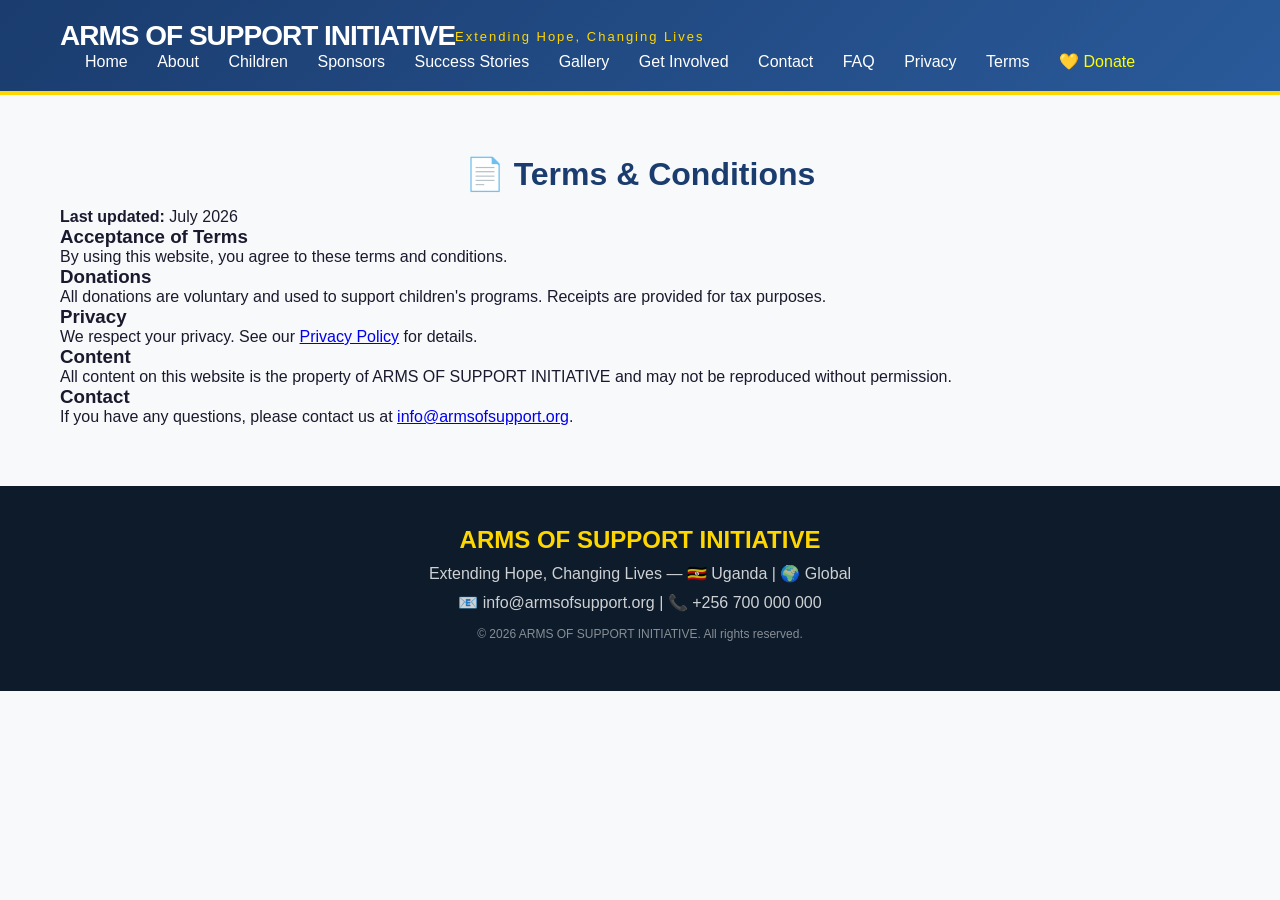
<file: terms.html>
<!DOCTYPE html>
<html lang="en">
<head>
    <meta charset="UTF-8">
    <meta name="viewport" content="width=device-width, initial-scale=1.0">
    <meta name="description" content="Arms Of Support Initiative empowers vulnerable children in Uganda through education, health, and community support. Sponsor a child today.">
    <meta name="keywords" content="Uganda charity, sponsor a child, children education, NGO Uganda, Arms of Support Initiative">
    <meta name="author" content="Arms Of Support Initiative">
    <meta name="theme-color" content="#1a3c6e">

    
    <meta property="og:title" content="Arms Of Support Initiative - Extending Hope, Changing Lives">
    <meta property="og:description" content="Empowering vulnerable children in Uganda through education, health, and community support.">
    <meta property="og:image" content="images/logo.png">
    <meta property="og:type" content="website">
    <meta property="og:url" content="https://www.armsofsupport.org/">

    
    <meta name="twitter:card" content="summary_large_image">
    <meta name="twitter:title" content="Arms Of Support Initiative">
    <meta name="twitter:description" content="Empowering vulnerable children in Uganda through education, health, and community support.">
    <meta name="twitter:image" content="images/logo.png">

    
    <link rel="icon" href="images/favicon.ico" type="image/x-icon">

    <title>Arms Of Support Initiative - Extending Hope, Changing Lives</title>
    <link rel="stylesheet" href="css/style.css">
</head>
<body>

<header>
    <div class="container">
        <div class="logo">
            <h1>ARMS OF SUPPORT INITIATIVE</h1>
            <span>Extending Hope, Changing Lives</span>
        </div>
        <nav aria-label="Main navigation">
    <a href="index.html">Home</a>
    <a href="about.html">About</a>
    <a href="children.html">Children</a>
    <a href="sponsors.html">Sponsors</a>
    <a href="success-stories.html">Success Stories</a>
    <a href="gallery.html">Gallery</a>
    <a href="get-involved.html">Get Involved</a>
    <a href="contact.html">Contact</a>
    <a href="faq.html">FAQ</a>
    <a href="privacy.html">Privacy</a>
    <a href="terms.html">Terms</a>
    <a href="donate.html" style="color:yellow;">💛 Donate</a>
</nav>
    </div>
</header>

<main>
<section class="section">
    <div class="container">
        <h2>📄 Terms & Conditions</h2>
        <p><strong>Last updated:</strong> July 2026</p>

        <h3>Acceptance of Terms</h3>
        <p>By using this website, you agree to these terms and conditions.</p>

        <h3>Donations</h3>
        <p>All donations are voluntary and used to support children's programs. Receipts are provided for tax purposes.</p>

        <h3>Privacy</h3>
        <p>We respect your privacy. See our <a href="privacy.html">Privacy Policy</a> for details.</p>

        <h3>Content</h3>
        <p>All content on this website is the property of ARMS OF SUPPORT INITIATIVE and may not be reproduced without permission.</p>

        <h3>Contact</h3>
        <p>If you have any questions, please contact us at <a href="mailto:info@armsofsupport.org">info@armsofsupport.org</a>.</p>
    </div>
</section>
</main>

<footer>
    <div class="container">
        <h3>ARMS OF SUPPORT INITIATIVE</h3>
        <p>Extending Hope, Changing Lives — 🇺🇬 Uganda | 🌍 Global</p>
        <p class="small">📧 info@armsofsupport.org | 📞 +256 700 000 000</p>
        <p class="copyright">© 2026 ARMS OF SUPPORT INITIATIVE. All rights reserved.</p>
    </div>
</footer>

<script src="js/cms-loader.js"></script>
    
</body>
</html>
</file>
<file: css/style.css>
* {
    margin: 0;
    padding: 0;
    box-sizing: border-box;
}

body {
    font-family: 'Segoe UI', Tahoma, Geneva, Verdana, sans-serif;
    background: #f8f9fa;
    color: #1a1a2e;
}

.container {
    max-width: 1200px;
    margin: auto;
    padding: 0 20px;
}

header {
    background: linear-gradient(135deg, #1a3c6e 0%, #2a5a9a 100%);
    color: white;
    padding: 20px 0;
    border-bottom: 4px solid #FFD700;
}

header .container {
    display: flex;
    justify-content: space-between;
    align-items: center;
    flex-wrap: wrap;
}

.logo h1 {
    font-size: 28px;
    font-weight: 700;
    letter-spacing: -1px;
}

.logo span {
    font-size: 13px;
    color: #FFD700;
    letter-spacing: 2px;
    display: block;
}

nav a {
    color: white;
    text-decoration: none;
    margin-left: 25px;
    font-weight: 500;
    transition: color 0.3s;
}

nav a:hover {
    color: #FFD700;
}

.hero {
    background: linear-gradient(135deg, #FF6B00 0%, #FF8C00 100%);
    color: white;
    padding: 80px 0;
    text-align: center;
}

.hero h2 {
    font-size: 48px;
    font-weight: 700;
    margin-bottom: 15px;
}

.hero p {
    font-size: 20px;
    max-width: 700px;
    margin: 0 auto 30px;
    opacity: 0.95;
}

.btn {
    background: #1a3c6e;
    color: white;
    padding: 14px 40px;
    border-radius: 30px;
    text-decoration: none;
    font-weight: 600;
    display: inline-block;
    transition: all 0.3s;
    border: none;
    cursor: pointer;
    font-size: 16px;
}

.btn:hover {
    background: #0a2a4e;
    transform: translateY(-3px);
    box-shadow: 0 10px 30px rgba(0, 0, 0, 0.2);
}

.stats {
    background: #1a3c6e;
    color: white;
    padding: 50px 0;
}

.stats .container {
    display: grid;
    grid-template-columns: repeat(auto-fit, minmax(200px, 1fr));
    gap: 30px;
    text-align: center;
}

.stat .number {
    font-size: 48px;
    font-weight: 700;
    color: #FFD700;
}

.stat .label {
    font-size: 16px;
    opacity: 0.9;
    margin-top: 5px;
}

.section {
    padding: 60px 0;
}

.section h2 {
    font-size: 32px;
    color: #1a3c6e;
    text-align: center;
    margin-bottom: 15px;
}

.section .subtitle {
    text-align: center;
    color: #666;
    margin-bottom: 40px;
    font-size: 18px;
}

.alt-bg {
    background: #f0f2f5;
}

.grid {
    display: grid;
    grid-template-columns: repeat(auto-fit, minmax(250px, 1fr));
    gap: 30px;
}

.card {
    background: white;
    border-radius: 16px;
    padding: 25px;
    box-shadow: 0 4px 20px rgba(0, 0, 0, 0.06);
    transition: all 0.3s;
    text-align: center;
}

.card:hover {
    transform: translateY(-5px);
    box-shadow: 0 10px 40px rgba(0, 0, 0, 0.1);
}

.card h3 {
    color: #1a3c6e;
    font-size: 18px;
    margin-bottom: 10px;
}

.card p {
    color: #666;
    font-size: 14px;
    margin: 5px 0;
}

.card .small {
    font-size: 12px;
    color: #888;
}

.about-grid {
    display: grid;
    grid-template-columns: repeat(auto-fit, minmax(250px, 1fr));
    gap: 30px;
}

.about-box {
    background: white;
    padding: 30px;
    border-radius: 16px;
    box-shadow: 0 4px 20px rgba(0, 0, 0, 0.06);
}

.about-box h3 {
    color: #1a3c6e;
    font-size: 20px;
    margin-bottom: 15px;
}

.about-box p {
    color: #555;
    line-height: 1.8;
}

.about-box ul {
    list-style: none;
    padding: 0;
}

.about-box ul li {
    padding: 8px 0;
    color: #555;
    border-bottom: 1px solid #eee;
}

.contact-grid {
    display: grid;
    grid-template-columns: 1fr 1fr;
    gap: 40px;
}

.contact-details h3 {
    color: #1a3c6e;
    margin: 15px 0 5px;
}

.contact-details p {
    color: #555;
}

.contact-details a {
    color: #1a3c6e;
    text-decoration: none;
}

.contact-details a:hover {
    text-decoration: underline;
}

.contact-form input,
.contact-form textarea {
    width: 100%;
    padding: 12px 16px;
    margin: 10px 0;
    border: 1px solid #ddd;
    border-radius: 8px;
    font-size: 16px;
}

.contact-form textarea {
    resize: vertical;
}

.contact-form .btn {
    width: 100%;
}

footer {
    background: #0d1b2a;
    color: white;
    padding: 40px 0;
    text-align: center;
}

footer h3 {
    color: #FFD700;
    font-size: 24px;
}

footer p {
    margin: 10px 0;
    opacity: 0.8;
}

footer .contact-info {
    font-size: 14px;
    opacity: 0.7;
}

footer .copyright {
    margin-top: 15px;
    font-size: 12px;
    opacity: 0.5;
}

@media (max-width: 768px) {
    header .container {
        flex-direction: column;
        gap: 15px;
    }

    nav a {
        margin: 0 10px;
    }

    .hero h2 {
        font-size: 32px;
    }

    .hero p {
        font-size: 16px;
    }

    .section {
        padding: 40px 0;
    }

    .contact-grid {
        grid-template-columns: 1fr;
    }

    .stats .container {
        grid-template-columns: 1fr 1fr;
    }
}

.sponsor-stats {
    display: grid;
    grid-template-columns: repeat(auto-fit, minmax(150px, 1fr));
    gap: 20px;
    margin-bottom: 40px;
}

.stat-box {
    background: #1a3c6e;
    color: white;
    padding: 20px;
    border-radius: 12px;
    text-align: center;
}

.stat-box .number {
    font-size: 32px;
    font-weight: 700;
    color: #FFD700;
}

.stat-box .label {
    font-size: 14px;
    opacity: 0.9;
    margin-top: 5px;
}

.sponsor-card .flag {
    font-size: 36px;
    text-align: center;
    margin-bottom: 10px;
}

.cta-box {
    background: linear-gradient(135deg, #FFD700 0%, #FF6B00 100%);
    color: #1a3c6e;
    padding: 40px;
    border-radius: 16px;
    text-align: center;
    margin-top: 40px;
}

.cta-box h3 {
    font-size: 28px;
    margin-bottom: 10px;
}

.cta-box p {
    font-size: 18px;
    margin-bottom: 20px;
}

.gallery-grid {
    display: grid;
    grid-template-columns: repeat(auto-fit, minmax(250px, 1fr));
    gap: 20px;
    margin: 30px 0;
}

.gallery-item {
    background: white;
    border-radius: 12px;
    overflow: hidden;
    box-shadow: 0 4px 15px rgba(0,0,0,0.08);
    transition: all 0.3s;
}

.gallery-item:hover {
    transform: translateY(-5px);
    box-shadow: 0 8px 30px rgba(0,0,0,0.12);
}

.gallery-item img {
    width: 100%;
    height: 200px;
    object-fit: cover;
    display: block;
    background: white;
}

.gallery-item .caption {
    padding: 12px 15px;
    font-size: 14px;
    color: grey;
    text-align: center;
    font-weight: 500;
}

.video-grid {
    display: grid;
    grid-template-columns: repeat(auto-fit, minmax(300px, 1fr));
    gap: 30px;
    margin: 30px 0;
}

.video-item iframe {
    width: 100%;
    height: 250px;
    border-radius: 12px;
}

.video-item .caption {
    text-align: center;
    margin-top: 10px;
    color: #555;
    font-weight: 500;
}

.upload-section {
    background: white;
    padding: 30px;
    border-radius: 16px;
    box-shadow: 0 4px 20px rgba(0,0,0,0.06);
}

.upload-area {
    border: 2px dashed #ddd;
    padding: 40px;
    border-radius: 12px;
    text-align: center;
    margin: 20px 0;
    transition: all 0.3s;
}

.upload-area:hover {
    border-color: #FF6B00;
    background: #fff5ee;
}

.upload-label {
    cursor: pointer;
    font-size: 18px;
    color: #1a3c6e;
    font-weight: 600;
}

.upload-label:hover {
    color: #FF6B00;
}

#fileInput {
    display: none;
}

.upload-result {
    padding: 15px;
    margin-top: 15px;
    border-radius: 8px;
    text-align: center;
}

.upload-result.loading {
    background: #fff3cd;
    color: #856404;
}

.upload-result.success {
    background: #d4edda;
    color: #155724;
}

.upload-result.error {
    background: #f8d7da;
    color: #721c24;
}


.footer-grid {
    display: grid;
    grid-template-columns: repeat(auto-fit, minmax(200px, 1fr));
    gap: 30px;
    text-align: left;
    margin-bottom: 30px;
}

.footer-col h3,
.footer-col h4 {
    color: #FFD700;
    margin-bottom: 15px;
    font-size: 18px;
}

.footer-col p {
    margin: 6px 0;
    font-size: 14px;
    opacity: 0.85;
    line-height: 1.6;
}

.footer-col a {
    display: block;
    color: white;
    text-decoration: none;
    padding: 5px 0;
    font-size: 14px;
    opacity: 0.85;
    transition: color 0.3s, opacity 0.3s;
}

.footer-col a:hover {
    color: #FFD700;
    opacity: 1;
}

.footer-bottom {
    border-top: 1px solid rgba(255, 255, 255, 0.15);
    padding-top: 20px;
    text-align: center;
}

.footer-bottom p {
    font-size: 13px;
    opacity: 0.6;
    margin: 0;
}


@media (max-width: 768px) {
    .footer-grid {
        text-align: center;
    }
}


.faq-grid {
    display: grid;
    grid-template-columns: repeat(auto-fit, minmax(300px, 1fr));
    gap: 25px;
    max-width: 1000px;
    margin: 0 auto;
}

.faq-item {
    background: white;
    padding: 25px 30px;
    border-radius: 12px;
    border-left: 5px solid #FF6B00;
    box-shadow: 0 4px 15px rgba(0, 0, 0, 0.06);
    transition: transform 0.3s, box-shadow 0.3s;
}

.faq-item:hover {
    transform: translateY(-3px);
    box-shadow: 0 8px 25px rgba(0, 0, 0, 0.1);
}

.faq-item h3 {
    color: #1a3c6e;
    font-size: 18px;
    margin-bottom: 10px;
}

.faq-item p {
    color: #555;
    line-height: 1.7;
    font-size: 15px;
}


.sponsor-grid {
    display: grid;
    grid-template-columns: repeat(auto-fit, minmax(250px, 1fr));
    gap: 25px;
    margin-bottom: 40px;
}

.sponsor-card {
    text-align: center;
    padding: 30px 20px;
    border-top: 4px solid #FFD700;
}

.sponsor-card h3 {
    color: #1a3c6e;
    font-size: 20px;
    margin-bottom: 15px;
}

.sponsor-card p {
    color: #555;
    font-size: 14px;
    margin: 6px 0;
}

.sponsor-card p strong {
    color: #1a3c6e;
}

.sponsor-card .flag {
    font-size: 42px;
    margin-bottom: 15px;
    line-height: 1;
}

.sponsor-card .small {
    display: inline-block;
    margin-top: 12px;
    padding: 5px 14px;
    background: #f0f2f5;
    border-radius: 20px;
    font-size: 12px;
    color: #666;
}


.btn-sm {
    display: inline-block;
    background: #1a3c6e;
    color: white;
    padding: 10px 24px;
    border-radius: 25px;
    text-decoration: none;
    font-weight: 600;
    font-size: 14px;
    margin-top: 15px;
    transition: all 0.3s;
}

.btn-sm:hover {
    background: #0a2a4e;
    transform: translateY(-2px);
    box-shadow: 0 6px 20px rgba(0, 0, 0, 0.15);
}

.btn-gold {
    background: #1a3c6e;
    color: white;
    padding: 14px 40px;
    border-radius: 30px;
    text-decoration: none;
    font-weight: 600;
    display: inline-block;
    transition: all 0.3s;
    border: none;
    cursor: pointer;
    font-size: 16px;
}

.btn-gold:hover {
    background: #0a2a4e;
    transform: translateY(-3px);
    box-shadow: 0 10px 30px rgba(0, 0, 0, 0.25);
}


.logo-img {
    width: 55px;
    height: 55px;
    object-fit: contain;
    margin-right: 12px;
}

.logo {
    display: flex;
    align-items: center;
}

.contact-form label {
    display: block;
    margin-top: 12px;
    margin-bottom: 4px;
    font-size: 14px;
    font-weight: 600;
    color: #1a3c6e;
}


a:focus-visible,
button:focus-visible,
input:focus-visible,
textarea:focus-visible,
select:focus-visible {
    outline: 3px solid #FF6B00;
    outline-offset: 2px;
    border-radius: 4px;
}


.skip-link {
    position: absolute;
    top: -40px;
    left: 10px;
    background: #FFD700;
    color: #1a3c6e;
    padding: 10px 20px;
    text-decoration: none;
    font-weight: 700;
    border-radius: 0 0 8px 8px;
    z-index: 9999;
    transition: top 0.3s;
}

.skip-link:focus {
    top: 0;
}
</file>
